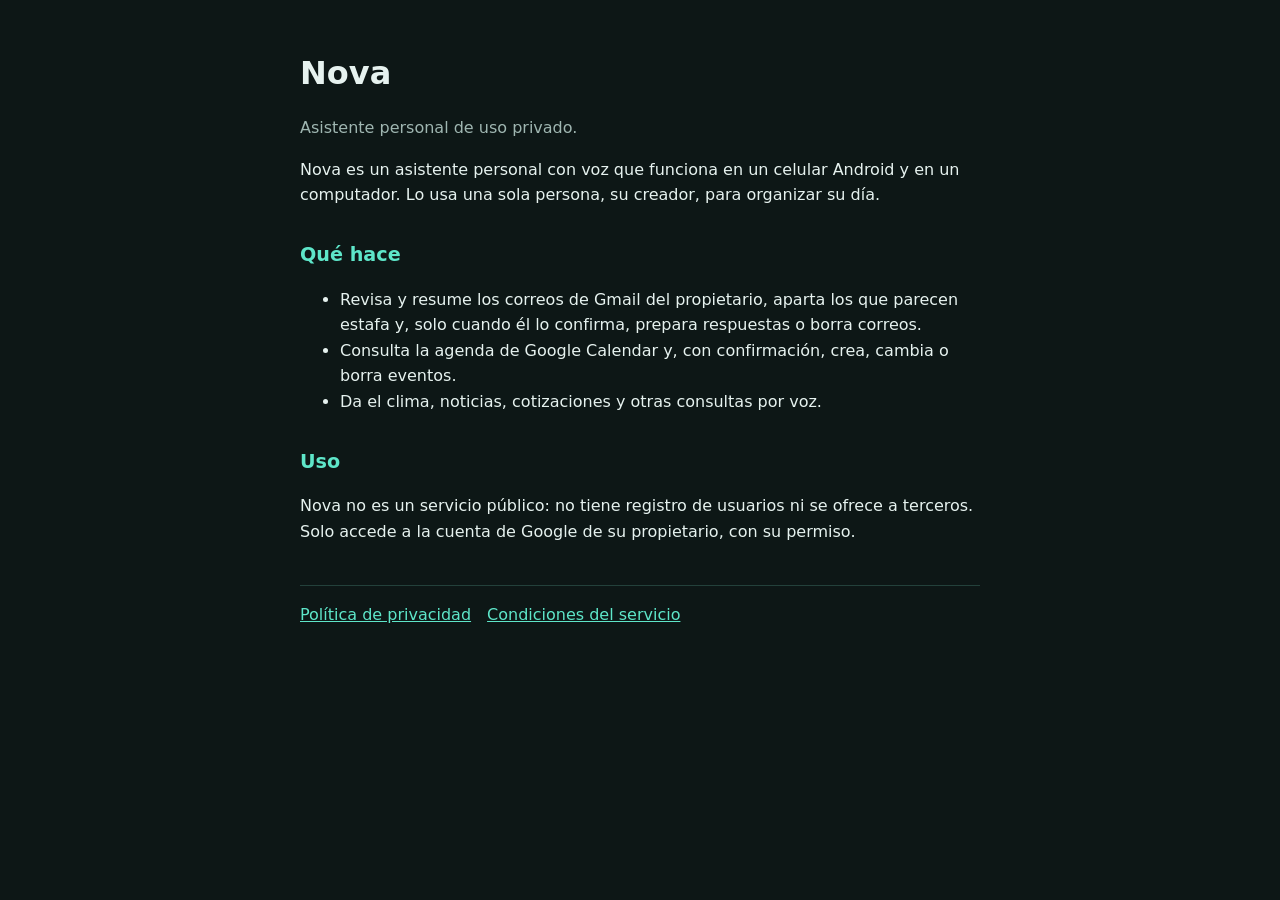
<file: index.html>
<!DOCTYPE html>
<html lang="es"><head><meta charset="utf-8"><meta name="viewport" content="width=device-width, initial-scale=1">
<title>Nova — asistente personal</title><link rel="stylesheet" href="estilo.css"></head>
<body><main>
<h1>Nova</h1>
<p class="tenue">Asistente personal de uso privado.</p>
<p>Nova es un asistente personal con voz que funciona en un celular Android y en un computador. Lo usa una sola persona, su creador, para organizar su día.</p>
<h2>Qué hace</h2>
<ul>
<li>Revisa y resume los correos de Gmail del propietario, aparta los que parecen estafa y, solo cuando él lo confirma, prepara respuestas o borra correos.</li>
<li>Consulta la agenda de Google Calendar y, con confirmación, crea, cambia o borra eventos.</li>
<li>Da el clima, noticias, cotizaciones y otras consultas por voz.</li>
</ul>
<h2>Uso</h2>
<p>Nova no es un servicio público: no tiene registro de usuarios ni se ofrece a terceros. Solo accede a la cuenta de Google de su propietario, con su permiso.</p>
<nav><a href="privacidad.html">Política de privacidad</a><a href="terminos.html">Condiciones del servicio</a></nav>
</main></body></html>
</file>
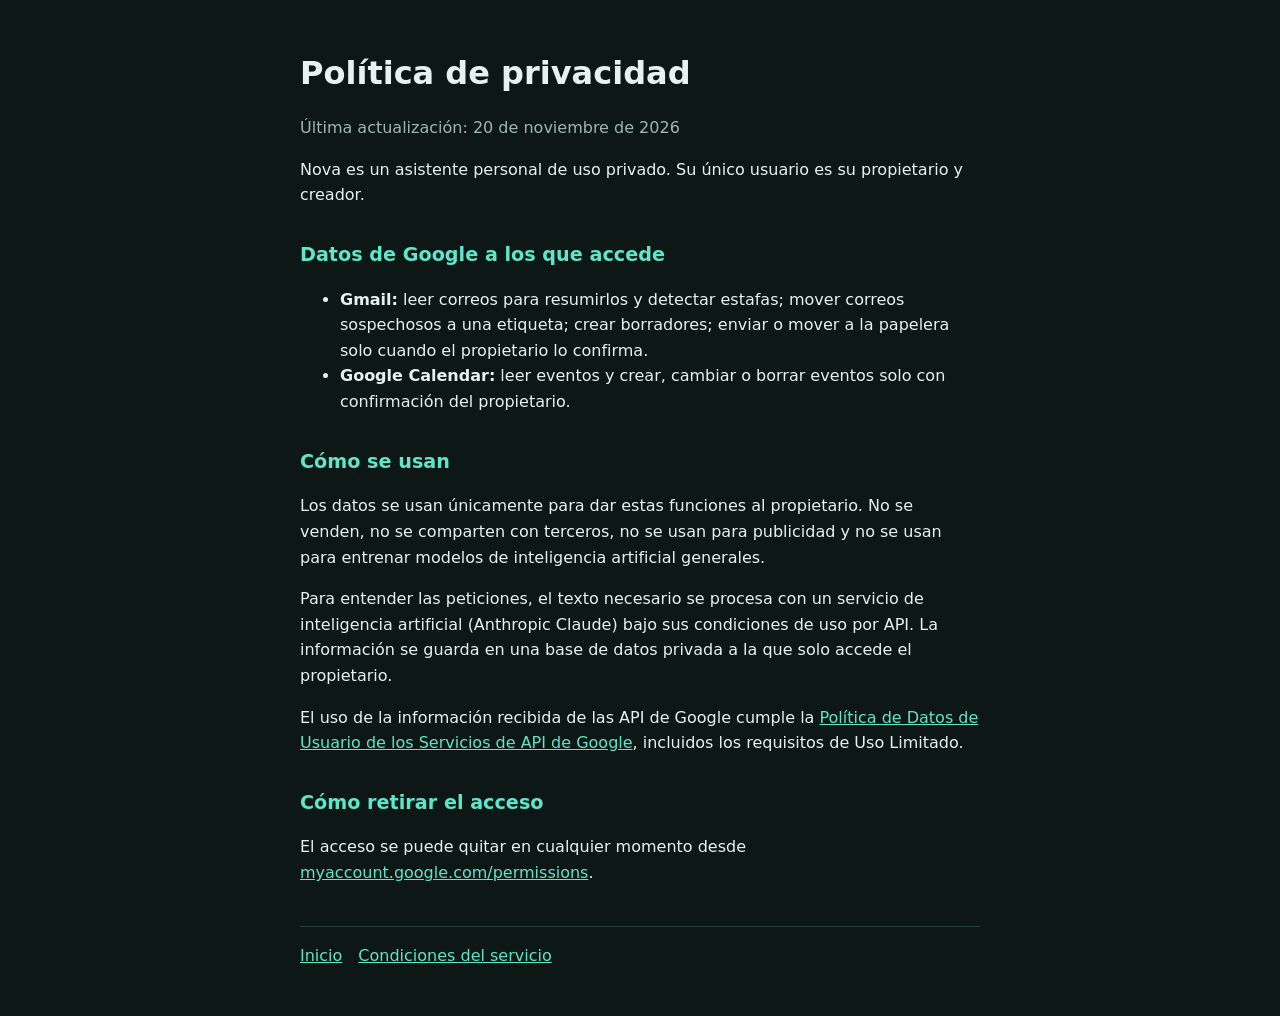
<file: privacidad.html>
<!DOCTYPE html>
<html lang="es"><head><meta charset="utf-8"><meta name="viewport" content="width=device-width, initial-scale=1">
<title>Nova — política de privacidad</title><link rel="stylesheet" href="estilo.css"></head>
<body><main>
<h1>Política de privacidad</h1>
<p class="tenue">Última actualización: 20 de noviembre de 2026</p>
<p>Nova es un asistente personal de uso privado. Su único usuario es su propietario y creador.</p>
<h2>Datos de Google a los que accede</h2>
<ul>
<li><strong>Gmail:</strong> leer correos para resumirlos y detectar estafas; mover correos sospechosos a una etiqueta; crear borradores; enviar o mover a la papelera solo cuando el propietario lo confirma.</li>
<li><strong>Google Calendar:</strong> leer eventos y crear, cambiar o borrar eventos solo con confirmación del propietario.</li>
</ul>
<h2>Cómo se usan</h2>
<p>Los datos se usan únicamente para dar estas funciones al propietario. No se venden, no se comparten con terceros, no se usan para publicidad y no se usan para entrenar modelos de inteligencia artificial generales.</p>
<p>Para entender las peticiones, el texto necesario se procesa con un servicio de inteligencia artificial (Anthropic Claude) bajo sus condiciones de uso por API. La información se guarda en una base de datos privada a la que solo accede el propietario.</p>
<p>El uso de la información recibida de las API de Google cumple la <a href="https://developers.google.com/terms/api-services-user-data-policy">Política de Datos de Usuario de los Servicios de API de Google</a>, incluidos los requisitos de Uso Limitado.</p>
<h2>Cómo retirar el acceso</h2>
<p>El acceso se puede quitar en cualquier momento desde <a href="https://myaccount.google.com/permissions">myaccount.google.com/permissions</a>.</p>
<nav><a href="index.html">Inicio</a><a href="terminos.html">Condiciones del servicio</a></nav>
</main></body></html>
</file>
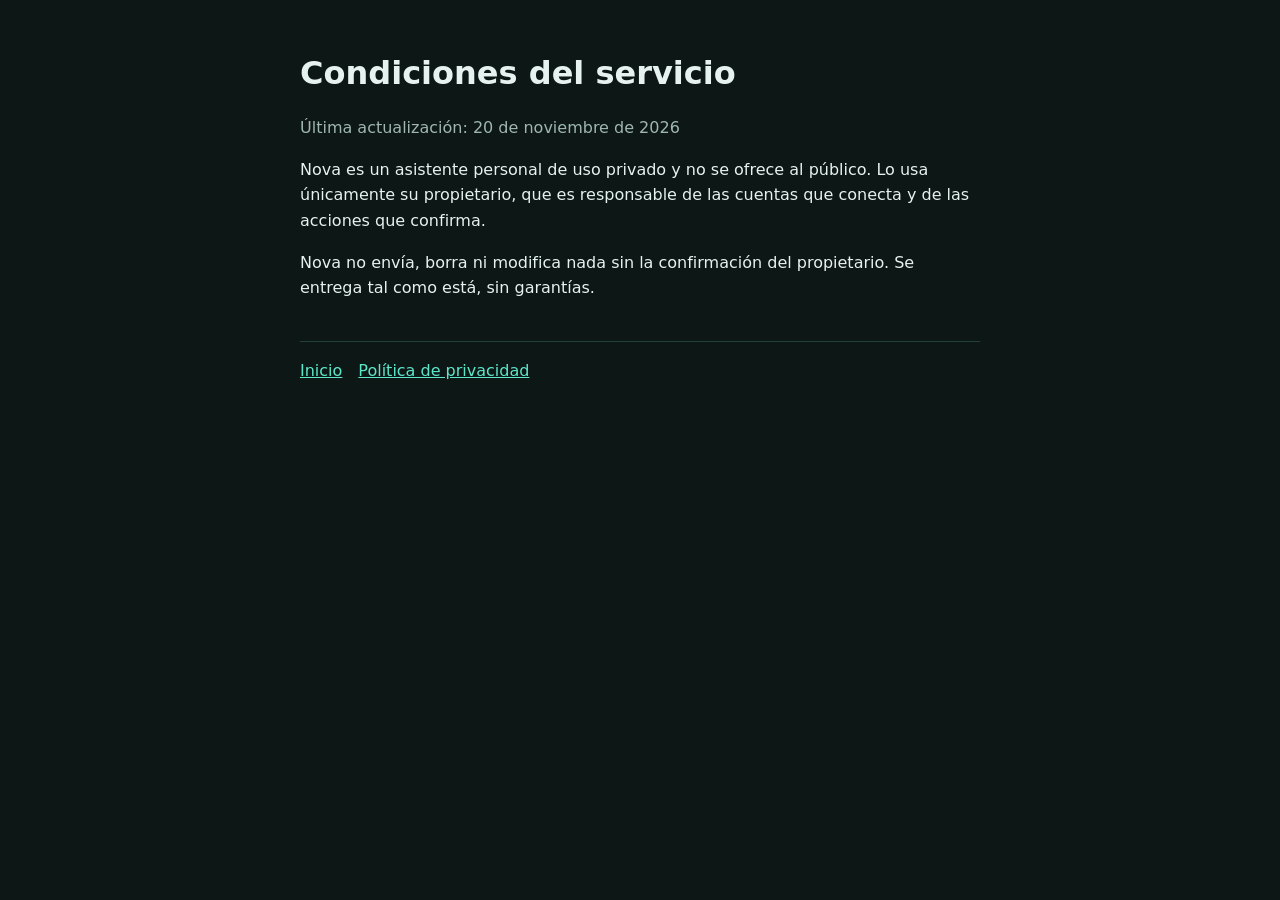
<file: terminos.html>
<!DOCTYPE html>
<html lang="es"><head><meta charset="utf-8"><meta name="viewport" content="width=device-width, initial-scale=1">
<title>Nova — condiciones del servicio</title><link rel="stylesheet" href="estilo.css"></head>
<body><main>
<h1>Condiciones del servicio</h1>
<p class="tenue">Última actualización: 20 de noviembre de 2026</p>
<p>Nova es un asistente personal de uso privado y no se ofrece al público. Lo usa únicamente su propietario, que es responsable de las cuentas que conecta y de las acciones que confirma.</p>
<p>Nova no envía, borra ni modifica nada sin la confirmación del propietario. Se entrega tal como está, sin garantías.</p>
<nav><a href="index.html">Inicio</a><a href="privacidad.html">Política de privacidad</a></nav>
</main></body></html>
</file>
<file: estilo.css>
:root{--bg:#0d1716;--fg:#e6f2ef;--tenue:#9fb6b1;--acento:#5ee6c9}
*{box-sizing:border-box}body{margin:0;background:var(--bg);color:var(--fg);font:16px/1.6 system-ui,-apple-system,Segoe UI,Roboto,sans-serif}
main{max-width:720px;margin:0 auto;padding:48px 20px}h1{font-size:2rem;margin:0 0 8px}h2{font-size:1.2rem;margin-top:32px;color:var(--acento)}
p,li{color:var(--fg)}.tenue{color:var(--tenue)}a{color:var(--acento)}nav{margin-top:40px;border-top:1px solid #23413b;padding-top:16px}nav a{margin-right:16px}
</file>
